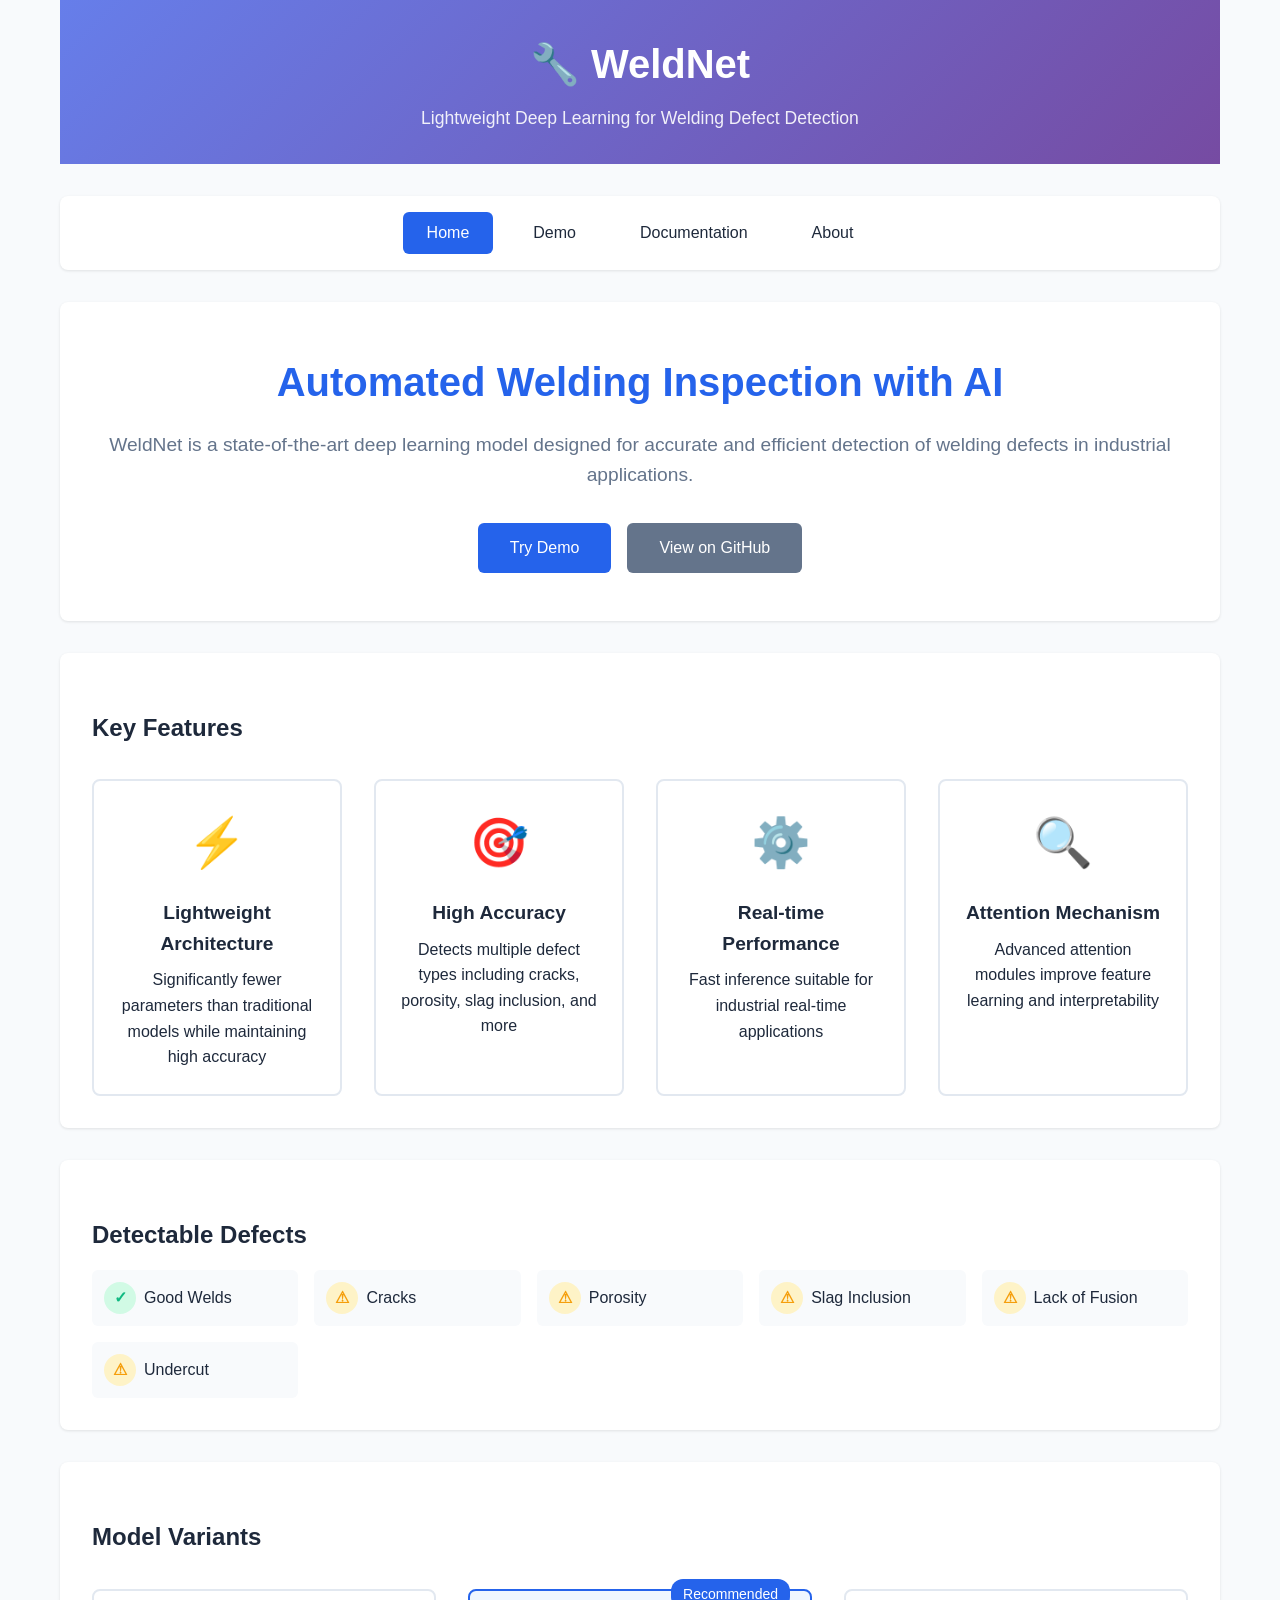
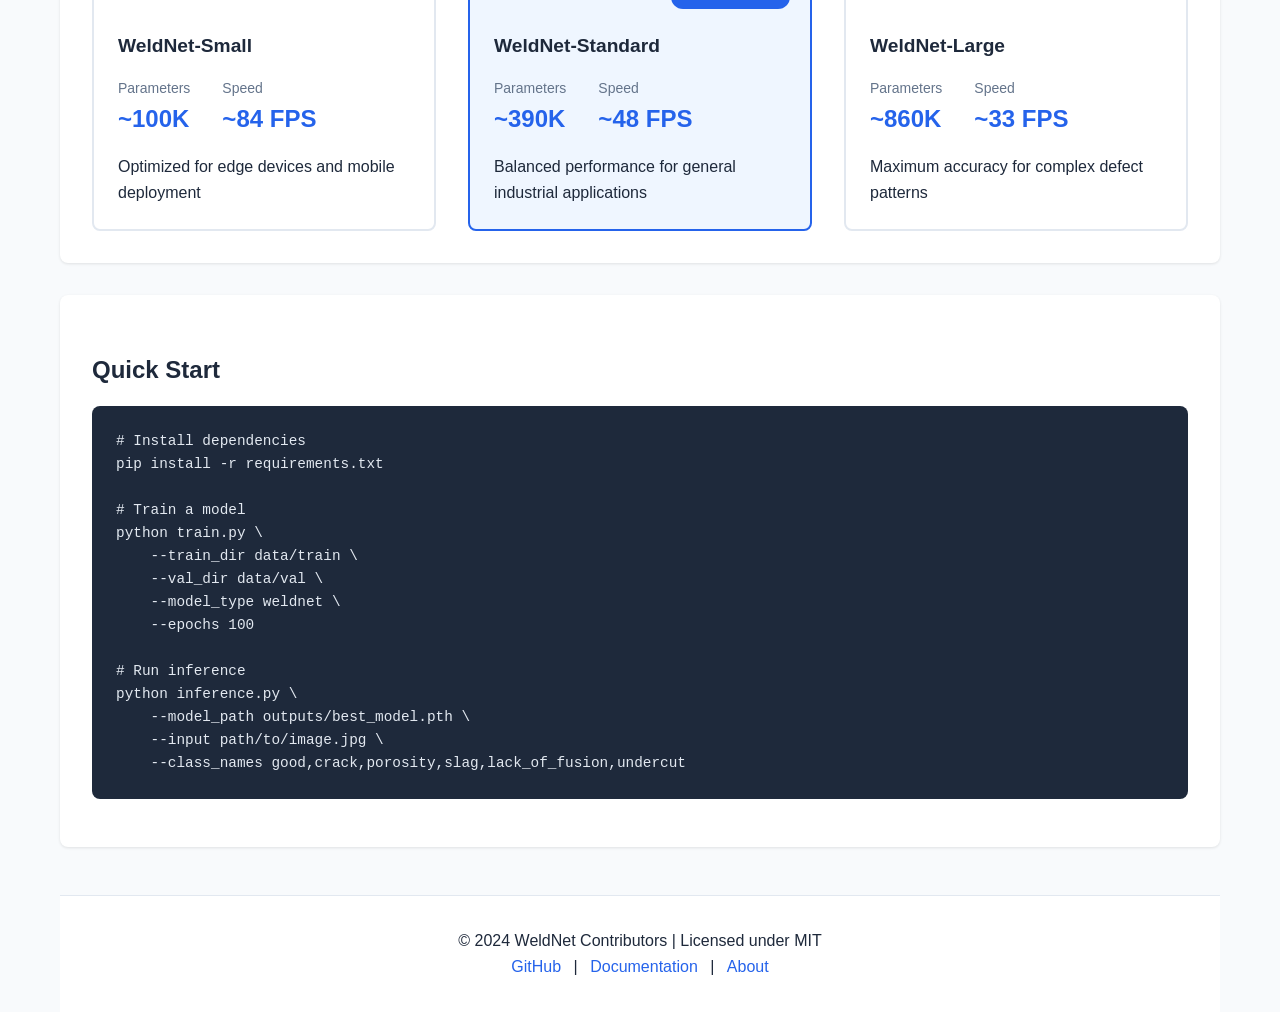
<file: web/templates/index.html>
<!DOCTYPE html>
<html lang="en">
<head>
    <meta charset="UTF-8">
    <meta name="viewport" content="width=device-width, initial-scale=1.0">
    <title>WeldNet - Welding Defect Detection</title>
    <link rel="stylesheet" href="../static/css/style.css">
</head>
<body>
    <div class="container">
        <header>
            <h1>🔧 WeldNet</h1>
            <p class="subtitle">Lightweight Deep Learning for Welding Defect Detection</p>
        </header>

        <nav class="navigation">
            <a href="index.html" class="active">Home</a>
            <a href="demo.html">Demo</a>
            <a href="documentation.html">Documentation</a>
            <a href="about.html">About</a>
        </nav>

        <main>
            <section class="hero">
                <h2>Automated Welding Inspection with AI</h2>
                <p>WeldNet is a state-of-the-art deep learning model designed for accurate and efficient detection of welding defects in industrial applications.</p>
                <div class="cta-buttons">
                    <a href="demo.html" class="btn btn-primary">Try Demo</a>
                    <a href="https://github.com/Yusufcu/WeldNet" class="btn btn-secondary">View on GitHub</a>
                </div>
            </section>

            <section class="features">
                <h3>Key Features</h3>
                <div class="feature-grid">
                    <div class="feature-card">
                        <div class="feature-icon">⚡</div>
                        <h4>Lightweight Architecture</h4>
                        <p>Significantly fewer parameters than traditional models while maintaining high accuracy</p>
                    </div>
                    <div class="feature-card">
                        <div class="feature-icon">🎯</div>
                        <h4>High Accuracy</h4>
                        <p>Detects multiple defect types including cracks, porosity, slag inclusion, and more</p>
                    </div>
                    <div class="feature-card">
                        <div class="feature-icon">⚙️</div>
                        <h4>Real-time Performance</h4>
                        <p>Fast inference suitable for industrial real-time applications</p>
                    </div>
                    <div class="feature-card">
                        <div class="feature-icon">🔍</div>
                        <h4>Attention Mechanism</h4>
                        <p>Advanced attention modules improve feature learning and interpretability</p>
                    </div>
                </div>
            </section>

            <section class="defects">
                <h3>Detectable Defects</h3>
                <div class="defect-list">
                    <div class="defect-item">
                        <span class="defect-badge good">✓</span>
                        <span>Good Welds</span>
                    </div>
                    <div class="defect-item">
                        <span class="defect-badge crack">⚠</span>
                        <span>Cracks</span>
                    </div>
                    <div class="defect-item">
                        <span class="defect-badge porosity">⚠</span>
                        <span>Porosity</span>
                    </div>
                    <div class="defect-item">
                        <span class="defect-badge slag">⚠</span>
                        <span>Slag Inclusion</span>
                    </div>
                    <div class="defect-item">
                        <span class="defect-badge fusion">⚠</span>
                        <span>Lack of Fusion</span>
                    </div>
                    <div class="defect-item">
                        <span class="defect-badge undercut">⚠</span>
                        <span>Undercut</span>
                    </div>
                </div>
            </section>

            <section class="model-variants">
                <h3>Model Variants</h3>
                <div class="variants-grid">
                    <div class="variant-card">
                        <h4>WeldNet-Small</h4>
                        <div class="variant-stats">
                            <div class="stat">
                                <span class="stat-label">Parameters</span>
                                <span class="stat-value">~100K</span>
                            </div>
                            <div class="stat">
                                <span class="stat-label">Speed</span>
                                <span class="stat-value">~84 FPS</span>
                            </div>
                        </div>
                        <p>Optimized for edge devices and mobile deployment</p>
                    </div>
                    <div class="variant-card variant-featured">
                        <div class="featured-badge">Recommended</div>
                        <h4>WeldNet-Standard</h4>
                        <div class="variant-stats">
                            <div class="stat">
                                <span class="stat-label">Parameters</span>
                                <span class="stat-value">~390K</span>
                            </div>
                            <div class="stat">
                                <span class="stat-label">Speed</span>
                                <span class="stat-value">~48 FPS</span>
                            </div>
                        </div>
                        <p>Balanced performance for general industrial applications</p>
                    </div>
                    <div class="variant-card">
                        <h4>WeldNet-Large</h4>
                        <div class="variant-stats">
                            <div class="stat">
                                <span class="stat-label">Parameters</span>
                                <span class="stat-value">~860K</span>
                            </div>
                            <div class="stat">
                                <span class="stat-label">Speed</span>
                                <span class="stat-value">~33 FPS</span>
                            </div>
                        </div>
                        <p>Maximum accuracy for complex defect patterns</p>
                    </div>
                </div>
            </section>

            <section class="getting-started">
                <h3>Quick Start</h3>
                <div class="code-block">
                    <pre><code># Install dependencies
pip install -r requirements.txt

# Train a model
python train.py \
    --train_dir data/train \
    --val_dir data/val \
    --model_type weldnet \
    --epochs 100

# Run inference
python inference.py \
    --model_path outputs/best_model.pth \
    --input path/to/image.jpg \
    --class_names good,crack,porosity,slag,lack_of_fusion,undercut</code></pre>
                </div>
            </section>
        </main>

        <footer>
            <p>&copy; 2024 WeldNet Contributors | Licensed under MIT</p>
            <p>
                <a href="https://github.com/Yusufcu/WeldNet">GitHub</a> |
                <a href="documentation.html">Documentation</a> |
                <a href="about.html">About</a>
            </p>
        </footer>
    </div>
</body>
</html>
</file>
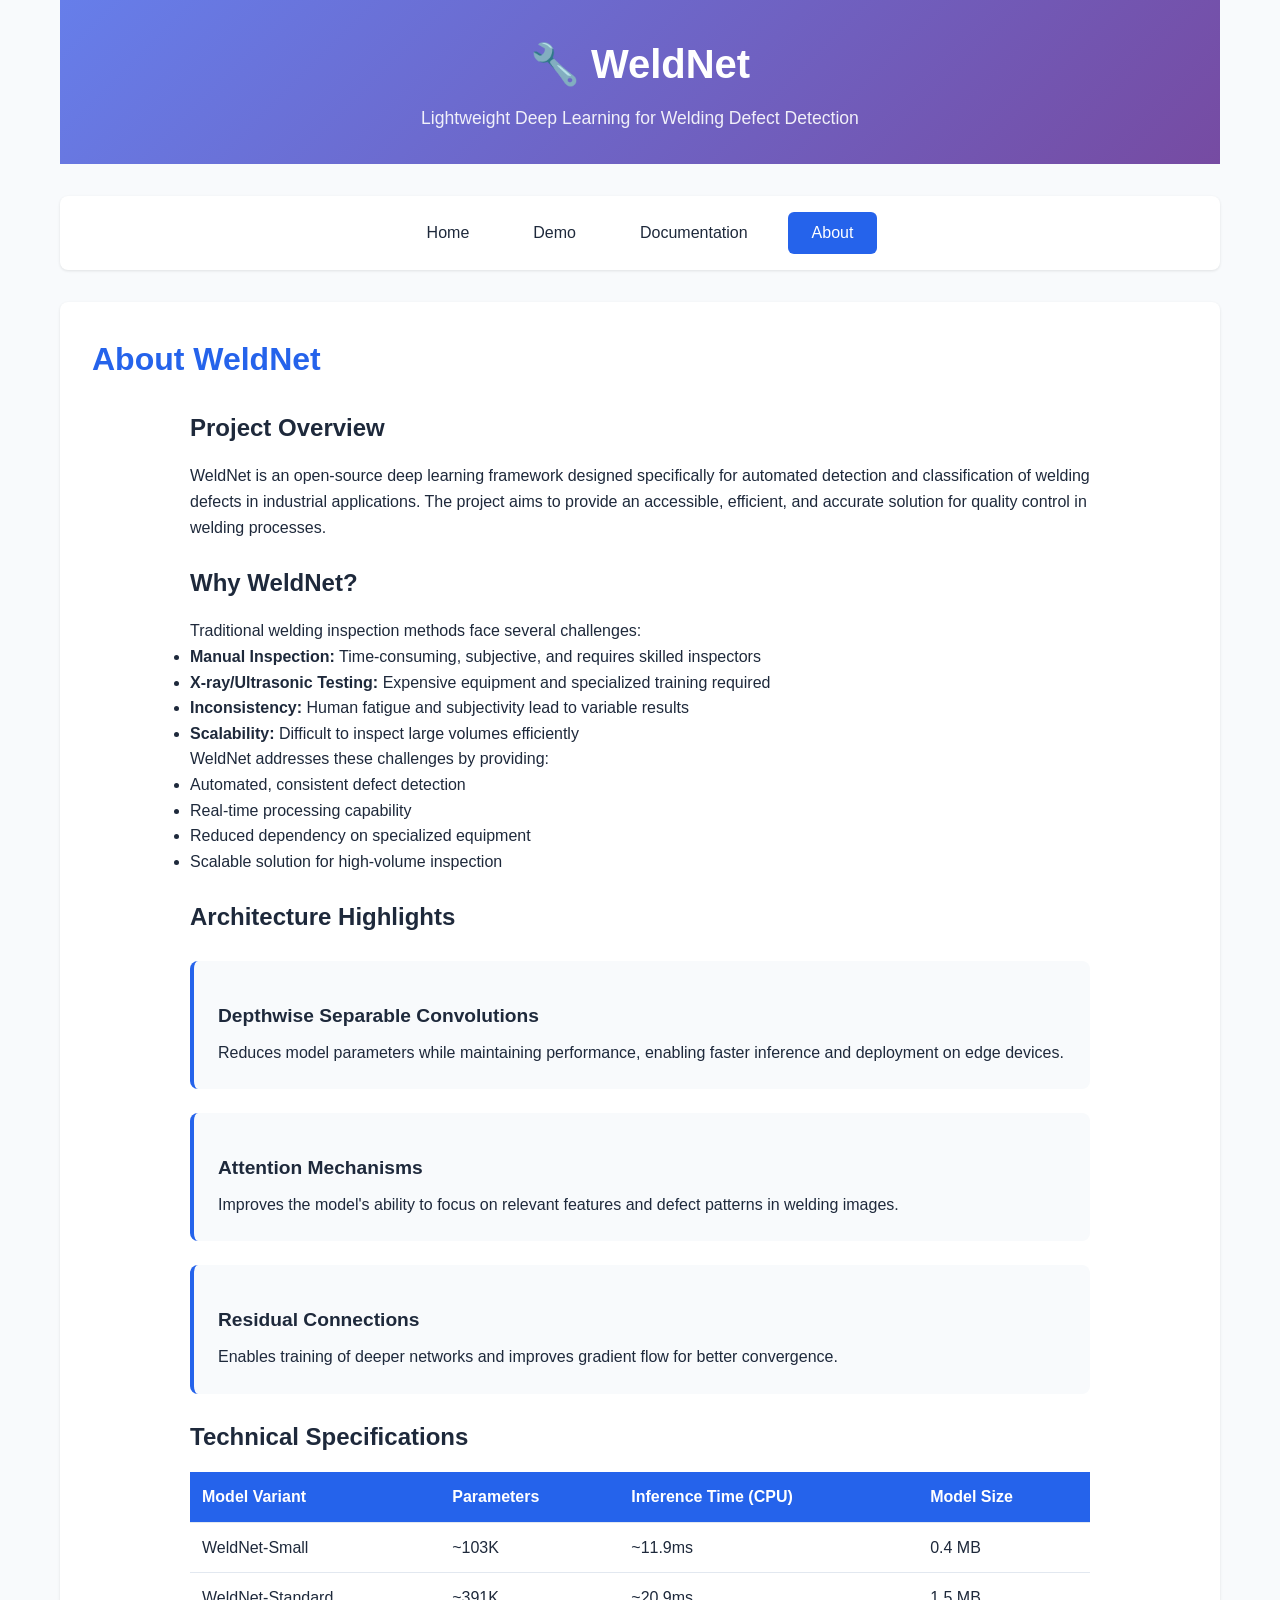
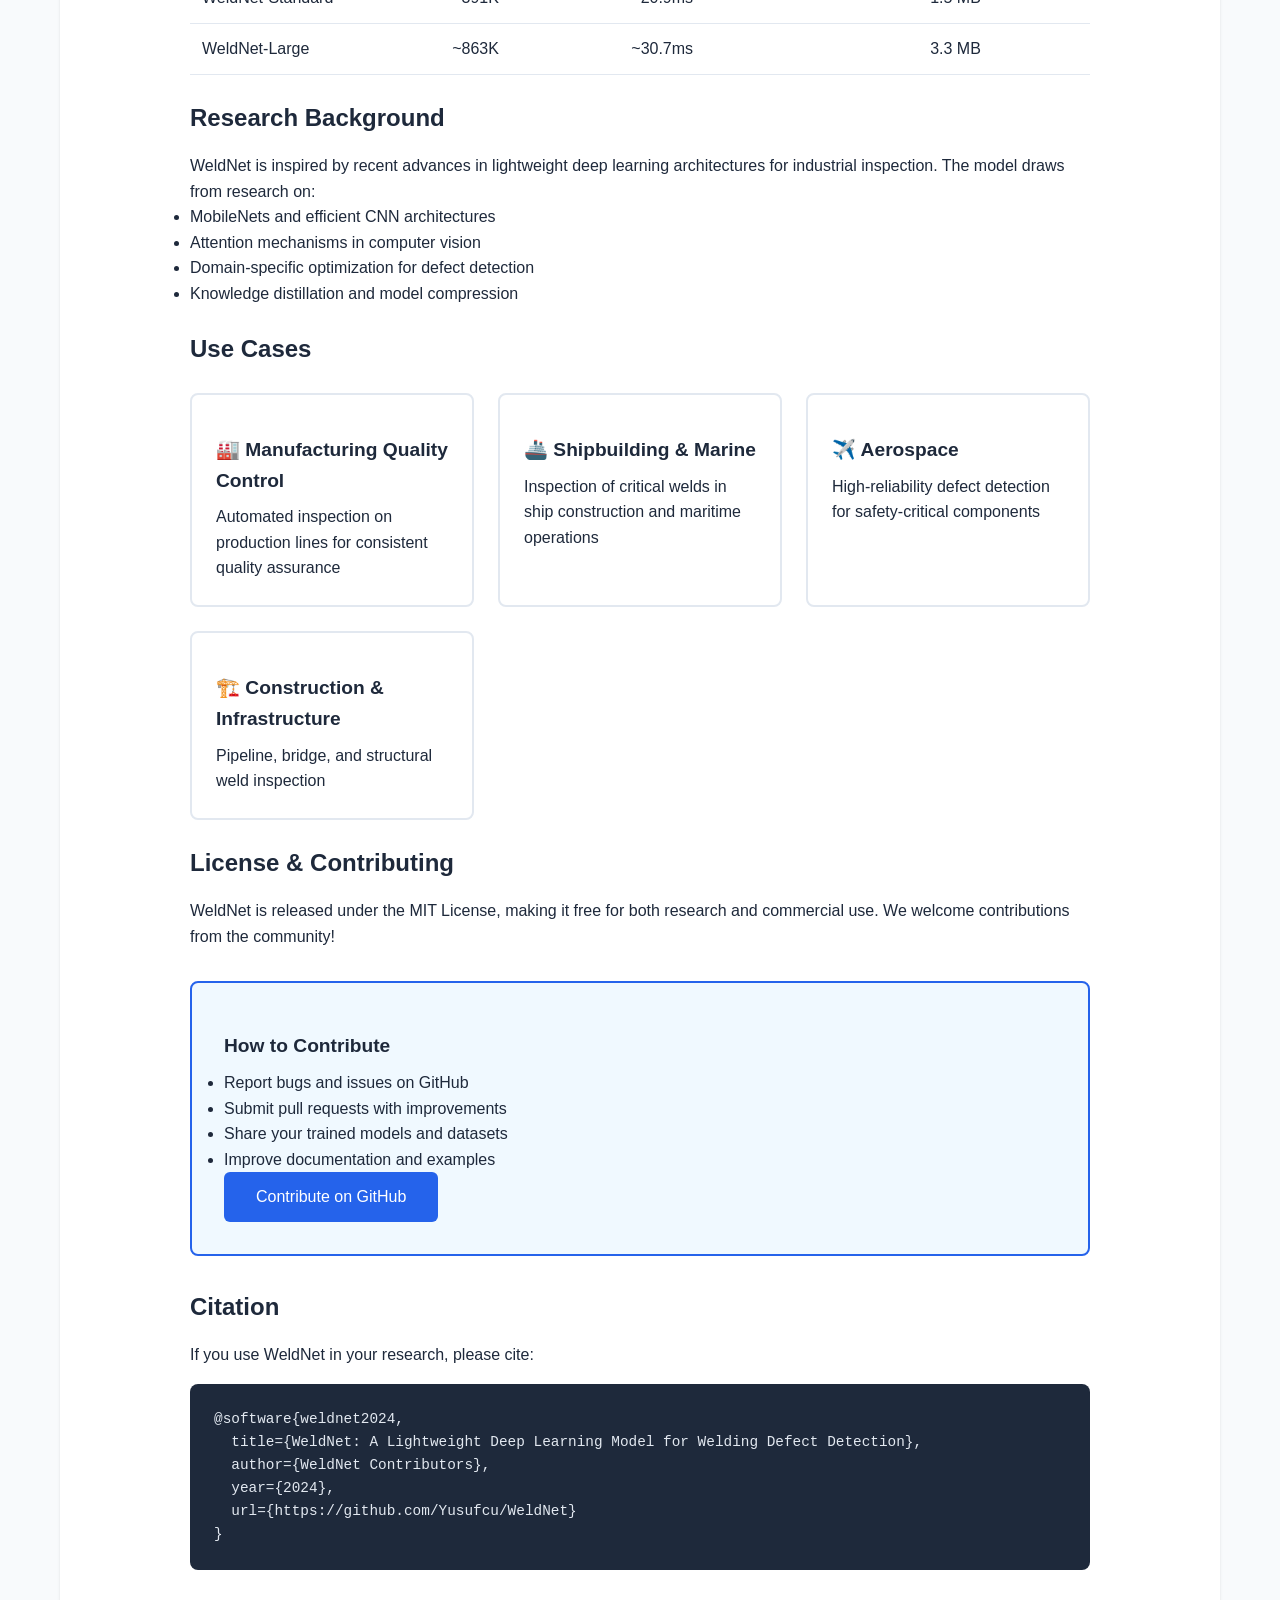
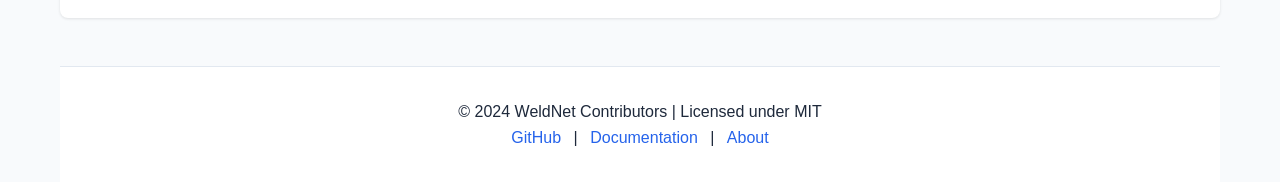
<file: web/templates/about.html>
<!DOCTYPE html>
<html lang="en">
<head>
    <meta charset="UTF-8">
    <meta name="viewport" content="width=device-width, initial-scale=1.0">
    <title>About WeldNet</title>
    <link rel="stylesheet" href="../static/css/style.css">
</head>
<body>
    <div class="container">
        <header>
            <h1>🔧 WeldNet</h1>
            <p class="subtitle">Lightweight Deep Learning for Welding Defect Detection</p>
        </header>

        <nav class="navigation">
            <a href="index.html">Home</a>
            <a href="demo.html">Demo</a>
            <a href="documentation.html">Documentation</a>
            <a href="about.html" class="active">About</a>
        </nav>

        <main>
            <section class="about-section">
                <h2>About WeldNet</h2>
                
                <div class="about-content">
                    <h3>Project Overview</h3>
                    <p>WeldNet is an open-source deep learning framework designed specifically for automated detection and classification of welding defects in industrial applications. The project aims to provide an accessible, efficient, and accurate solution for quality control in welding processes.</p>
                    
                    <h3>Why WeldNet?</h3>
                    <p>Traditional welding inspection methods face several challenges:</p>
                    <ul>
                        <li><strong>Manual Inspection:</strong> Time-consuming, subjective, and requires skilled inspectors</li>
                        <li><strong>X-ray/Ultrasonic Testing:</strong> Expensive equipment and specialized training required</li>
                        <li><strong>Inconsistency:</strong> Human fatigue and subjectivity lead to variable results</li>
                        <li><strong>Scalability:</strong> Difficult to inspect large volumes efficiently</li>
                    </ul>
                    
                    <p>WeldNet addresses these challenges by providing:</p>
                    <ul>
                        <li>Automated, consistent defect detection</li>
                        <li>Real-time processing capability</li>
                        <li>Reduced dependency on specialized equipment</li>
                        <li>Scalable solution for high-volume inspection</li>
                    </ul>
                    
                    <h3>Architecture Highlights</h3>
                    <div class="architecture-features">
                        <div class="arch-feature">
                            <h4>Depthwise Separable Convolutions</h4>
                            <p>Reduces model parameters while maintaining performance, enabling faster inference and deployment on edge devices.</p>
                        </div>
                        <div class="arch-feature">
                            <h4>Attention Mechanisms</h4>
                            <p>Improves the model's ability to focus on relevant features and defect patterns in welding images.</p>
                        </div>
                        <div class="arch-feature">
                            <h4>Residual Connections</h4>
                            <p>Enables training of deeper networks and improves gradient flow for better convergence.</p>
                        </div>
                    </div>
                    
                    <h3>Technical Specifications</h3>
                    <table class="specs-table">
                        <tr>
                            <th>Model Variant</th>
                            <th>Parameters</th>
                            <th>Inference Time (CPU)</th>
                            <th>Model Size</th>
                        </tr>
                        <tr>
                            <td>WeldNet-Small</td>
                            <td>~103K</td>
                            <td>~11.9ms</td>
                            <td>0.4 MB</td>
                        </tr>
                        <tr>
                            <td>WeldNet-Standard</td>
                            <td>~391K</td>
                            <td>~20.9ms</td>
                            <td>1.5 MB</td>
                        </tr>
                        <tr>
                            <td>WeldNet-Large</td>
                            <td>~863K</td>
                            <td>~30.7ms</td>
                            <td>3.3 MB</td>
                        </tr>
                    </table>
                    
                    <h3>Research Background</h3>
                    <p>WeldNet is inspired by recent advances in lightweight deep learning architectures for industrial inspection. The model draws from research on:</p>
                    <ul>
                        <li>MobileNets and efficient CNN architectures</li>
                        <li>Attention mechanisms in computer vision</li>
                        <li>Domain-specific optimization for defect detection</li>
                        <li>Knowledge distillation and model compression</li>
                    </ul>
                    
                    <h3>Use Cases</h3>
                    <div class="use-cases">
                        <div class="use-case">
                            <h4>🏭 Manufacturing Quality Control</h4>
                            <p>Automated inspection on production lines for consistent quality assurance</p>
                        </div>
                        <div class="use-case">
                            <h4>🚢 Shipbuilding & Marine</h4>
                            <p>Inspection of critical welds in ship construction and maritime operations</p>
                        </div>
                        <div class="use-case">
                            <h4>✈️ Aerospace</h4>
                            <p>High-reliability defect detection for safety-critical components</p>
                        </div>
                        <div class="use-case">
                            <h4>🏗️ Construction & Infrastructure</h4>
                            <p>Pipeline, bridge, and structural weld inspection</p>
                        </div>
                    </div>
                    
                    <h3>License & Contributing</h3>
                    <p>WeldNet is released under the MIT License, making it free for both research and commercial use. We welcome contributions from the community!</p>
                    
                    <div class="contribute-box">
                        <h4>How to Contribute</h4>
                        <ul>
                            <li>Report bugs and issues on GitHub</li>
                            <li>Submit pull requests with improvements</li>
                            <li>Share your trained models and datasets</li>
                            <li>Improve documentation and examples</li>
                        </ul>
                        <a href="https://github.com/Yusufcu/WeldNet" class="btn btn-primary">Contribute on GitHub</a>
                    </div>
                    
                    <h3>Citation</h3>
                    <p>If you use WeldNet in your research, please cite:</p>
                    <div class="code-block">
                        <pre><code>@software{weldnet2024,
  title={WeldNet: A Lightweight Deep Learning Model for Welding Defect Detection},
  author={WeldNet Contributors},
  year={2024},
  url={https://github.com/Yusufcu/WeldNet}
}</code></pre>
                    </div>
                </div>
            </section>
        </main>

        <footer>
            <p>&copy; 2024 WeldNet Contributors | Licensed under MIT</p>
            <p>
                <a href="https://github.com/Yusufcu/WeldNet">GitHub</a> |
                <a href="documentation.html">Documentation</a> |
                <a href="about.html">About</a>
            </p>
        </footer>
    </div>
</body>
</html>
</file>
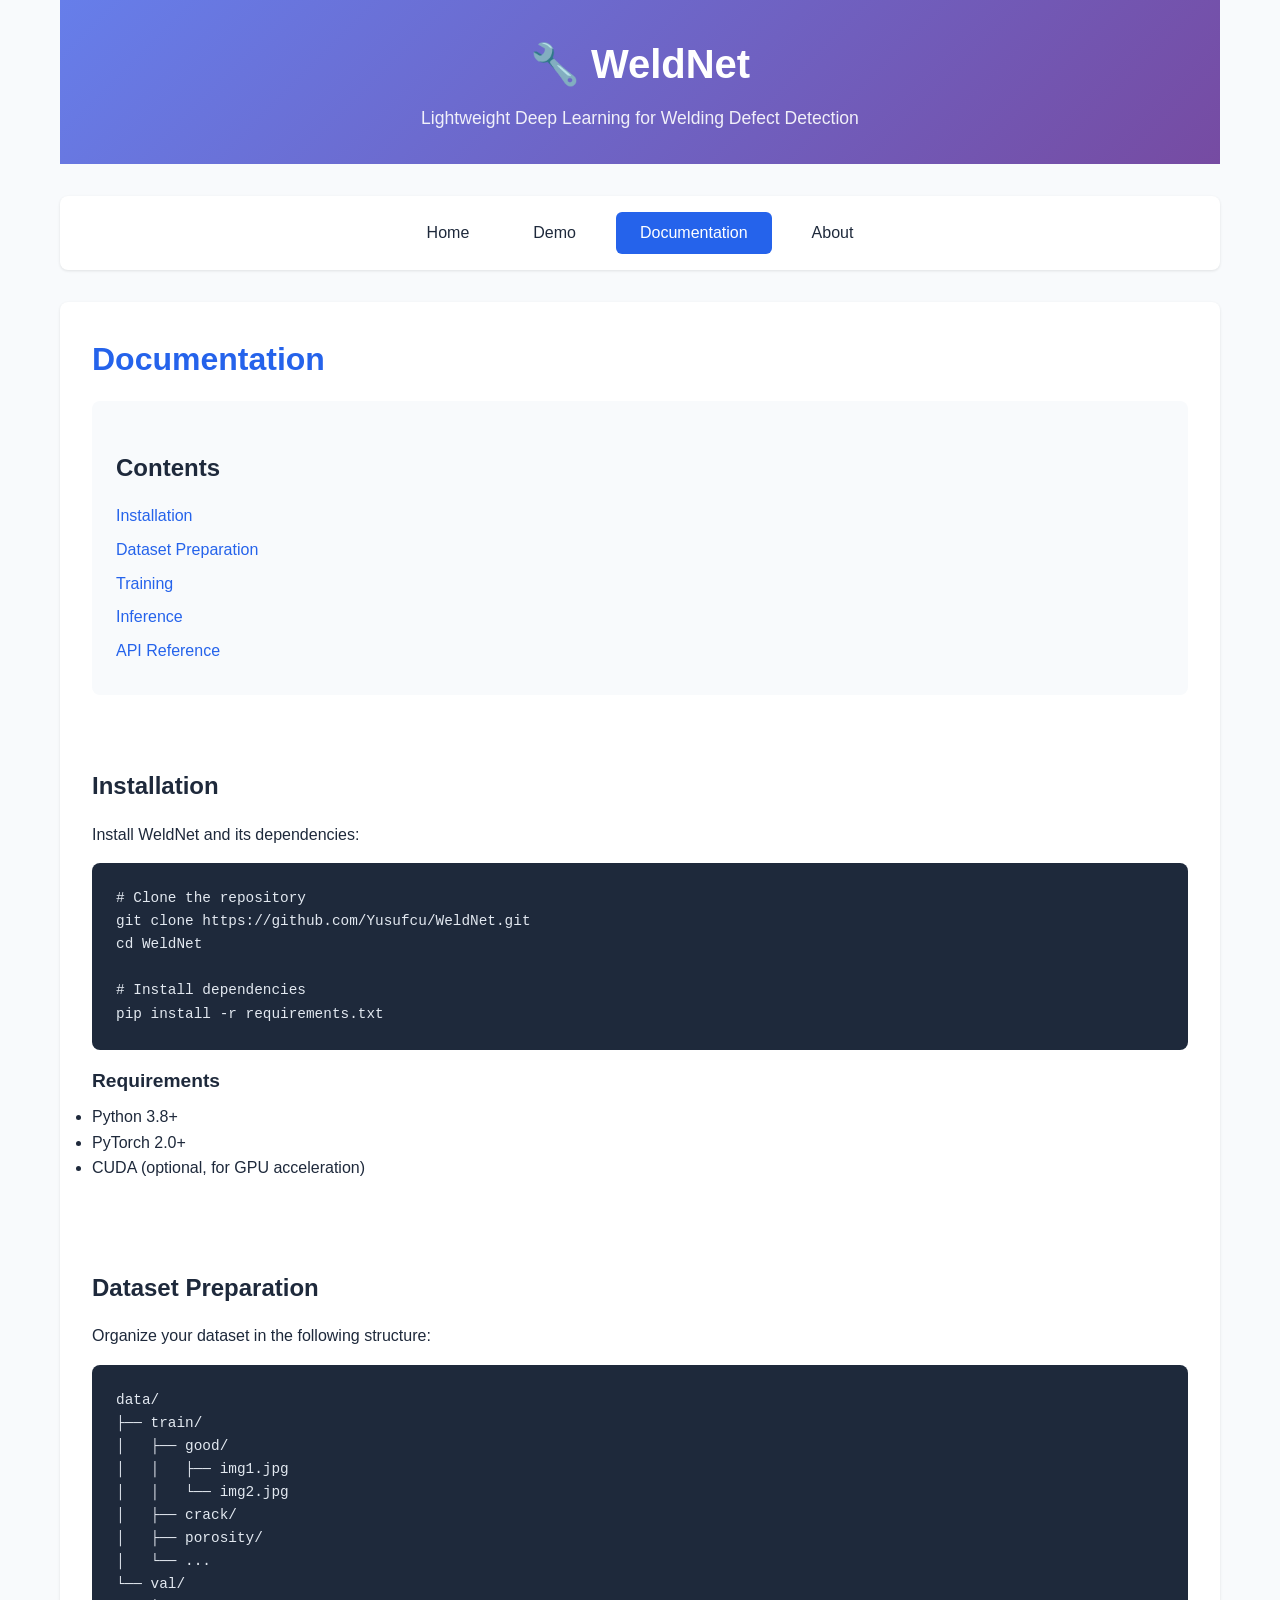
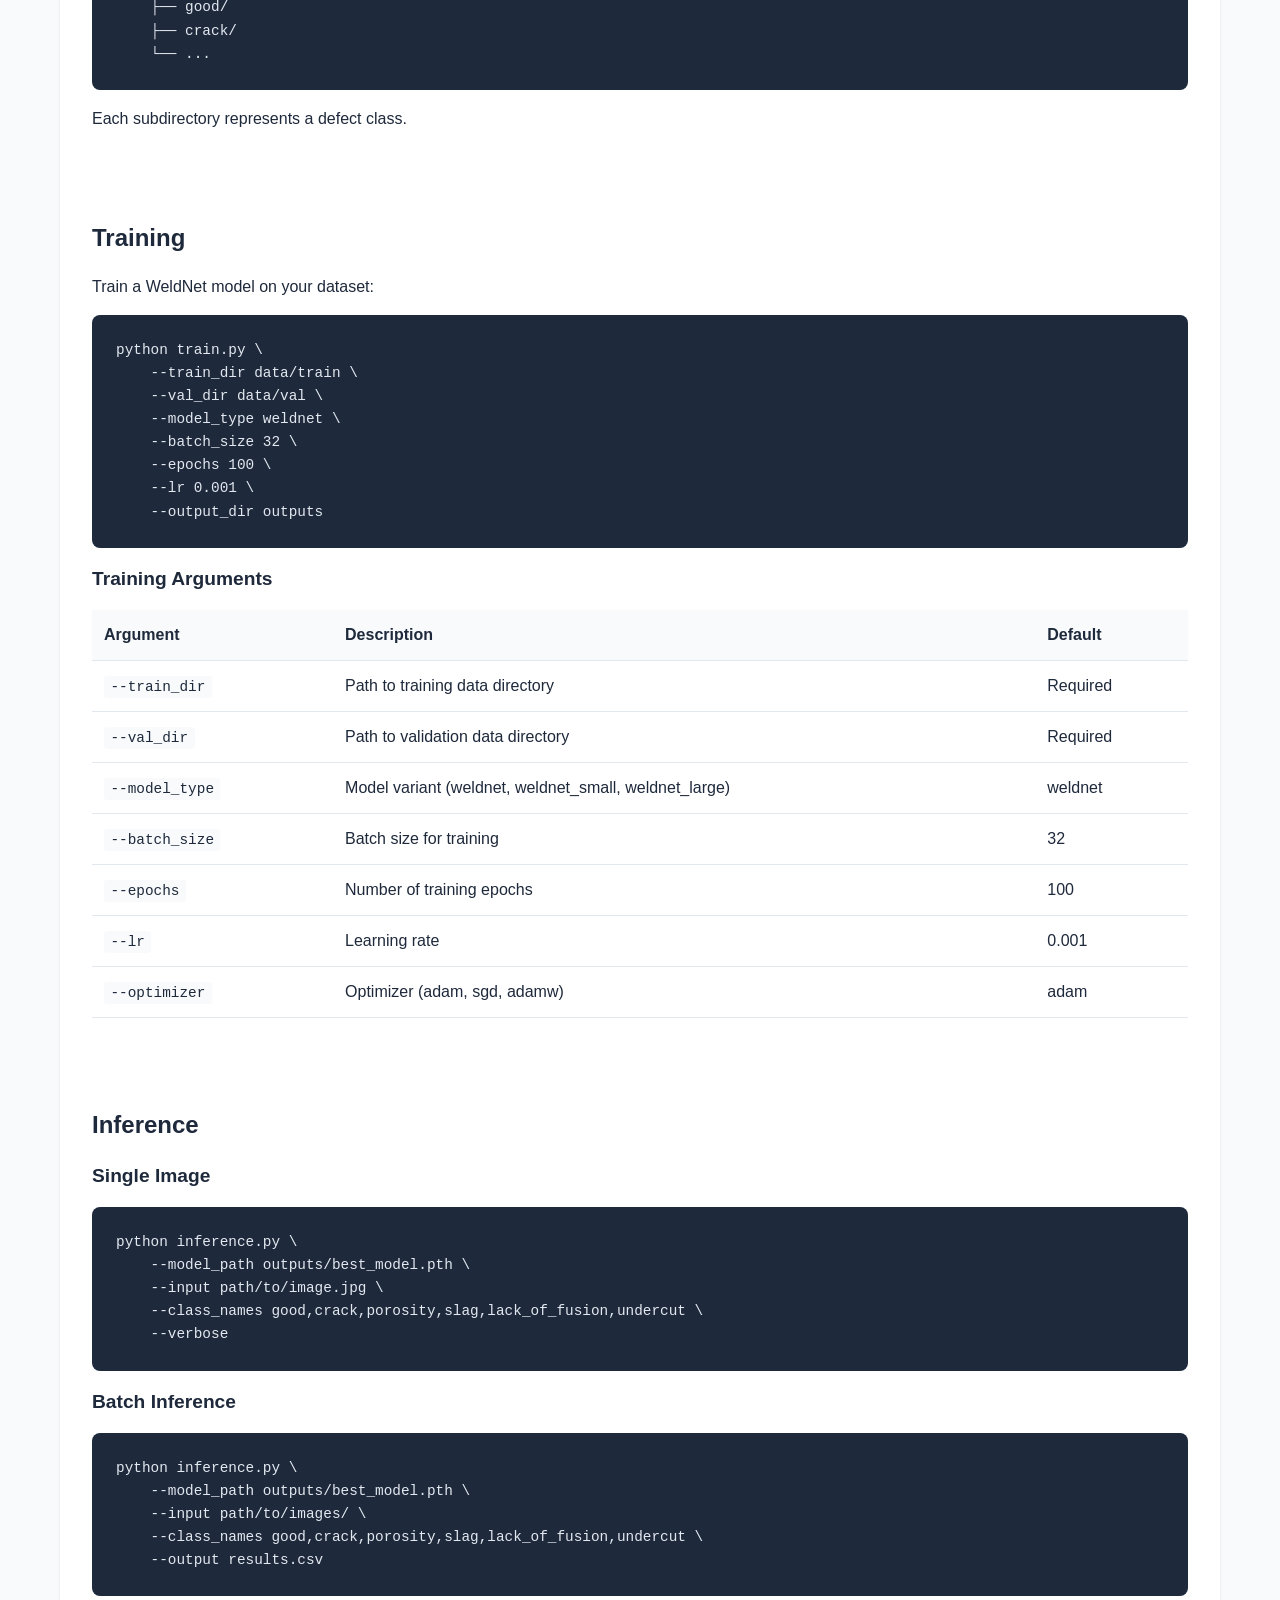
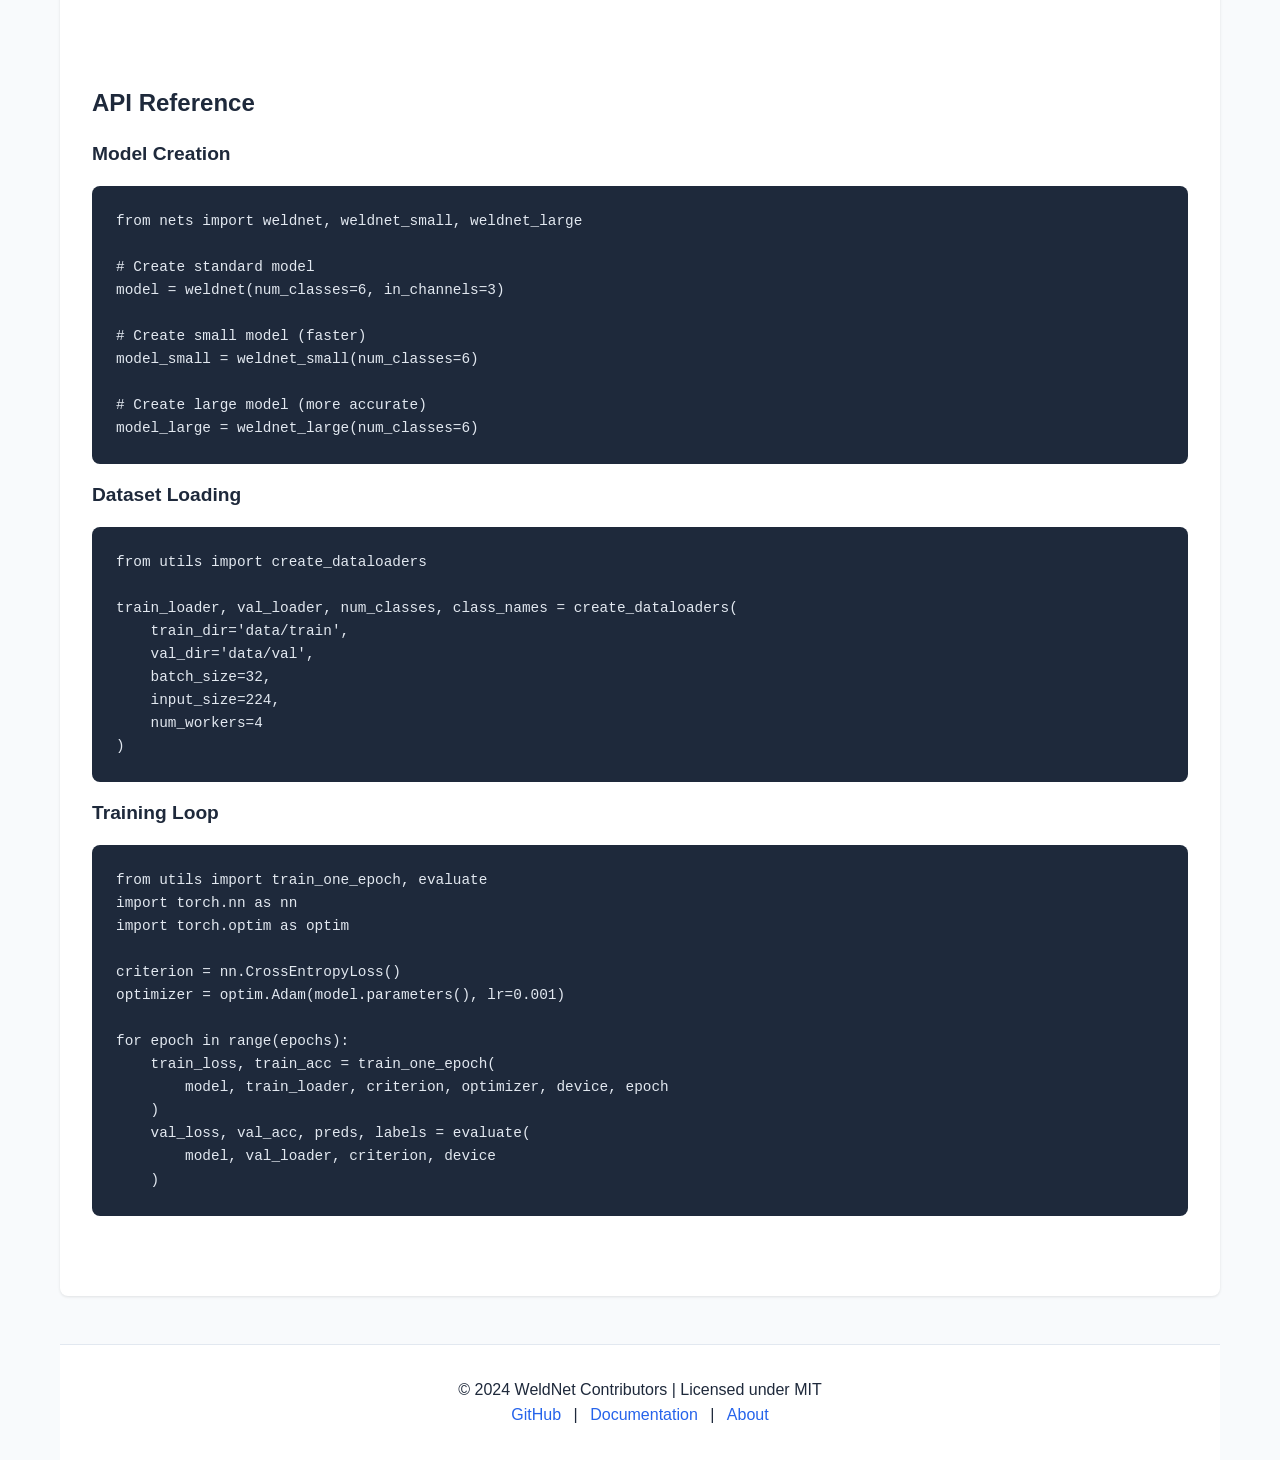
<file: web/templates/documentation.html>
<!DOCTYPE html>
<html lang="en">
<head>
    <meta charset="UTF-8">
    <meta name="viewport" content="width=device-width, initial-scale=1.0">
    <title>WeldNet Documentation</title>
    <link rel="stylesheet" href="../static/css/style.css">
</head>
<body>
    <div class="container">
        <header>
            <h1>🔧 WeldNet</h1>
            <p class="subtitle">Lightweight Deep Learning for Welding Defect Detection</p>
        </header>

        <nav class="navigation">
            <a href="index.html">Home</a>
            <a href="demo.html">Demo</a>
            <a href="documentation.html" class="active">Documentation</a>
            <a href="about.html">About</a>
        </nav>

        <main>
            <section class="documentation">
                <h2>Documentation</h2>
                
                <div class="doc-nav">
                    <h3>Contents</h3>
                    <ul>
                        <li><a href="#installation">Installation</a></li>
                        <li><a href="#dataset">Dataset Preparation</a></li>
                        <li><a href="#training">Training</a></li>
                        <li><a href="#inference">Inference</a></li>
                        <li><a href="#api">API Reference</a></li>
                    </ul>
                </div>

                <div id="installation" class="doc-section">
                    <h3>Installation</h3>
                    <p>Install WeldNet and its dependencies:</p>
                    <div class="code-block">
                        <pre><code># Clone the repository
git clone https://github.com/Yusufcu/WeldNet.git
cd WeldNet

# Install dependencies
pip install -r requirements.txt</code></pre>
                    </div>
                    <h4>Requirements</h4>
                    <ul>
                        <li>Python 3.8+</li>
                        <li>PyTorch 2.0+</li>
                        <li>CUDA (optional, for GPU acceleration)</li>
                    </ul>
                </div>

                <div id="dataset" class="doc-section">
                    <h3>Dataset Preparation</h3>
                    <p>Organize your dataset in the following structure:</p>
                    <div class="code-block">
                        <pre><code>data/
├── train/
│   ├── good/
│   │   ├── img1.jpg
│   │   └── img2.jpg
│   ├── crack/
│   ├── porosity/
│   └── ...
└── val/
    ├── good/
    ├── crack/
    └── ...</code></pre>
                    </div>
                    <p>Each subdirectory represents a defect class.</p>
                </div>

                <div id="training" class="doc-section">
                    <h3>Training</h3>
                    <p>Train a WeldNet model on your dataset:</p>
                    <div class="code-block">
                        <pre><code>python train.py \
    --train_dir data/train \
    --val_dir data/val \
    --model_type weldnet \
    --batch_size 32 \
    --epochs 100 \
    --lr 0.001 \
    --output_dir outputs</code></pre>
                    </div>
                    
                    <h4>Training Arguments</h4>
                    <table class="doc-table">
                        <thead>
                            <tr>
                                <th>Argument</th>
                                <th>Description</th>
                                <th>Default</th>
                            </tr>
                        </thead>
                        <tbody>
                            <tr>
                                <td><code>--train_dir</code></td>
                                <td>Path to training data directory</td>
                                <td>Required</td>
                            </tr>
                            <tr>
                                <td><code>--val_dir</code></td>
                                <td>Path to validation data directory</td>
                                <td>Required</td>
                            </tr>
                            <tr>
                                <td><code>--model_type</code></td>
                                <td>Model variant (weldnet, weldnet_small, weldnet_large)</td>
                                <td>weldnet</td>
                            </tr>
                            <tr>
                                <td><code>--batch_size</code></td>
                                <td>Batch size for training</td>
                                <td>32</td>
                            </tr>
                            <tr>
                                <td><code>--epochs</code></td>
                                <td>Number of training epochs</td>
                                <td>100</td>
                            </tr>
                            <tr>
                                <td><code>--lr</code></td>
                                <td>Learning rate</td>
                                <td>0.001</td>
                            </tr>
                            <tr>
                                <td><code>--optimizer</code></td>
                                <td>Optimizer (adam, sgd, adamw)</td>
                                <td>adam</td>
                            </tr>
                        </tbody>
                    </table>
                </div>

                <div id="inference" class="doc-section">
                    <h3>Inference</h3>
                    
                    <h4>Single Image</h4>
                    <div class="code-block">
                        <pre><code>python inference.py \
    --model_path outputs/best_model.pth \
    --input path/to/image.jpg \
    --class_names good,crack,porosity,slag,lack_of_fusion,undercut \
    --verbose</code></pre>
                    </div>
                    
                    <h4>Batch Inference</h4>
                    <div class="code-block">
                        <pre><code>python inference.py \
    --model_path outputs/best_model.pth \
    --input path/to/images/ \
    --class_names good,crack,porosity,slag,lack_of_fusion,undercut \
    --output results.csv</code></pre>
                    </div>
                </div>

                <div id="api" class="doc-section">
                    <h3>API Reference</h3>
                    
                    <h4>Model Creation</h4>
                    <div class="code-block">
                        <pre><code>from nets import weldnet, weldnet_small, weldnet_large

# Create standard model
model = weldnet(num_classes=6, in_channels=3)

# Create small model (faster)
model_small = weldnet_small(num_classes=6)

# Create large model (more accurate)
model_large = weldnet_large(num_classes=6)</code></pre>
                    </div>
                    
                    <h4>Dataset Loading</h4>
                    <div class="code-block">
                        <pre><code>from utils import create_dataloaders

train_loader, val_loader, num_classes, class_names = create_dataloaders(
    train_dir='data/train',
    val_dir='data/val',
    batch_size=32,
    input_size=224,
    num_workers=4
)</code></pre>
                    </div>
                    
                    <h4>Training Loop</h4>
                    <div class="code-block">
                        <pre><code>from utils import train_one_epoch, evaluate
import torch.nn as nn
import torch.optim as optim

criterion = nn.CrossEntropyLoss()
optimizer = optim.Adam(model.parameters(), lr=0.001)

for epoch in range(epochs):
    train_loss, train_acc = train_one_epoch(
        model, train_loader, criterion, optimizer, device, epoch
    )
    val_loss, val_acc, preds, labels = evaluate(
        model, val_loader, criterion, device
    )</code></pre>
                    </div>
                </div>
            </section>
        </main>

        <footer>
            <p>&copy; 2024 WeldNet Contributors | Licensed under MIT</p>
            <p>
                <a href="https://github.com/Yusufcu/WeldNet">GitHub</a> |
                <a href="documentation.html">Documentation</a> |
                <a href="about.html">About</a>
            </p>
        </footer>
    </div>
</body>
</html>
</file>
<file: web/static/css/style.css>
/* WeldNet Web Interface Styles */

:root {
    --primary-color: #2563eb;
    --secondary-color: #64748b;
    --success-color: #10b981;
    --warning-color: #f59e0b;
    --danger-color: #ef4444;
    --bg-color: #f8fafc;
    --card-bg: #ffffff;
    --text-color: #1e293b;
    --border-color: #e2e8f0;
    --shadow: 0 1px 3px rgba(0, 0, 0, 0.1);
    --shadow-lg: 0 10px 25px rgba(0, 0, 0, 0.1);
}

* {
    margin: 0;
    padding: 0;
    box-sizing: border-box;
}

body {
    font-family: -apple-system, BlinkMacSystemFont, 'Segoe UI', Roboto, 'Helvetica Neue', Arial, sans-serif;
    line-height: 1.6;
    color: var(--text-color);
    background-color: var(--bg-color);
}

.container {
    max-width: 1200px;
    margin: 0 auto;
    padding: 0 20px;
}

/* Header */
header {
    text-align: center;
    padding: 2rem 0;
    background: linear-gradient(135deg, #667eea 0%, #764ba2 100%);
    color: white;
    margin-bottom: 2rem;
}

header h1 {
    font-size: 2.5rem;
    margin-bottom: 0.5rem;
}

.subtitle {
    font-size: 1.1rem;
    opacity: 0.9;
}

/* Navigation */
.navigation {
    display: flex;
    justify-content: center;
    gap: 1rem;
    padding: 1rem 0;
    margin-bottom: 2rem;
    background-color: var(--card-bg);
    border-radius: 8px;
    box-shadow: var(--shadow);
}

.navigation a {
    padding: 0.5rem 1.5rem;
    text-decoration: none;
    color: var(--text-color);
    border-radius: 6px;
    transition: all 0.3s;
}

.navigation a:hover {
    background-color: var(--bg-color);
}

.navigation a.active {
    background-color: var(--primary-color);
    color: white;
}

/* Main Content */
main {
    margin-bottom: 3rem;
}

section {
    background-color: var(--card-bg);
    padding: 2rem;
    margin-bottom: 2rem;
    border-radius: 8px;
    box-shadow: var(--shadow);
}

h2 {
    font-size: 2rem;
    margin-bottom: 1rem;
    color: var(--primary-color);
}

h3 {
    font-size: 1.5rem;
    margin: 1.5rem 0 1rem;
    color: var(--text-color);
}

h4 {
    font-size: 1.2rem;
    margin: 1rem 0 0.5rem;
}

/* Hero Section */
.hero {
    text-align: center;
    padding: 3rem 1rem;
}

.hero h2 {
    font-size: 2.5rem;
    margin-bottom: 1rem;
}

.hero p {
    font-size: 1.2rem;
    color: var(--secondary-color);
    margin-bottom: 2rem;
}

/* Buttons */
.btn {
    display: inline-block;
    padding: 0.75rem 2rem;
    text-decoration: none;
    border-radius: 6px;
    font-weight: 500;
    transition: all 0.3s;
    border: none;
    cursor: pointer;
    font-size: 1rem;
}

.btn-primary {
    background-color: var(--primary-color);
    color: white;
}

.btn-primary:hover {
    background-color: #1d4ed8;
    transform: translateY(-2px);
    box-shadow: var(--shadow-lg);
}

.btn-secondary {
    background-color: var(--secondary-color);
    color: white;
}

.btn-secondary:hover {
    background-color: #475569;
}

.btn-large {
    padding: 1rem 3rem;
    font-size: 1.1rem;
}

.btn:disabled {
    opacity: 0.5;
    cursor: not-allowed;
}

.cta-buttons {
    display: flex;
    gap: 1rem;
    justify-content: center;
    flex-wrap: wrap;
}

/* Feature Grid */
.feature-grid {
    display: grid;
    grid-template-columns: repeat(auto-fit, minmax(250px, 1fr));
    gap: 2rem;
    margin-top: 2rem;
}

.feature-card {
    padding: 1.5rem;
    border: 2px solid var(--border-color);
    border-radius: 8px;
    text-align: center;
    transition: all 0.3s;
}

.feature-card:hover {
    border-color: var(--primary-color);
    transform: translateY(-5px);
    box-shadow: var(--shadow-lg);
}

.feature-icon {
    font-size: 3rem;
    margin-bottom: 1rem;
}

/* Defect List */
.defect-list {
    display: grid;
    grid-template-columns: repeat(auto-fit, minmax(200px, 1fr));
    gap: 1rem;
    margin-top: 1rem;
}

.defect-item {
    display: flex;
    align-items: center;
    gap: 0.5rem;
    padding: 0.75rem;
    background-color: var(--bg-color);
    border-radius: 6px;
}

.defect-badge {
    width: 2rem;
    height: 2rem;
    display: flex;
    align-items: center;
    justify-content: center;
    border-radius: 50%;
    font-weight: bold;
}

.defect-badge.good {
    background-color: #d1fae5;
    color: var(--success-color);
}

.defect-badge.crack,
.defect-badge.porosity,
.defect-badge.slag,
.defect-badge.fusion,
.defect-badge.undercut {
    background-color: #fef3c7;
    color: var(--warning-color);
}

/* Model Variants */
.variants-grid {
    display: grid;
    grid-template-columns: repeat(auto-fit, minmax(280px, 1fr));
    gap: 2rem;
    margin-top: 2rem;
}

.variant-card {
    padding: 1.5rem;
    border: 2px solid var(--border-color);
    border-radius: 8px;
    position: relative;
}

.variant-featured {
    border-color: var(--primary-color);
    background-color: #eff6ff;
}

.featured-badge {
    position: absolute;
    top: -12px;
    right: 20px;
    background-color: var(--primary-color);
    color: white;
    padding: 0.25rem 0.75rem;
    border-radius: 12px;
    font-size: 0.875rem;
    font-weight: 500;
}

.variant-stats {
    display: flex;
    gap: 2rem;
    margin: 1rem 0;
}

.stat {
    display: flex;
    flex-direction: column;
}

.stat-label {
    font-size: 0.875rem;
    color: var(--secondary-color);
}

.stat-value {
    font-size: 1.5rem;
    font-weight: bold;
    color: var(--primary-color);
}

/* Code Block */
.code-block {
    background-color: #1e293b;
    color: #e2e8f0;
    padding: 1.5rem;
    border-radius: 8px;
    overflow-x: auto;
    margin: 1rem 0;
}

.code-block pre {
    margin: 0;
}

.code-block code {
    font-family: 'Monaco', 'Courier New', monospace;
    font-size: 0.9rem;
}

.code-block-small {
    background-color: #1e293b;
    color: #e2e8f0;
    padding: 0.75rem;
    border-radius: 6px;
    margin: 0.5rem 0;
}

.code-block-small code {
    font-family: 'Monaco', 'Courier New', monospace;
    font-size: 0.85rem;
}

/* Demo Section */
.demo-section {
    max-width: 900px;
    margin: 0 auto;
}

.demo-description {
    text-align: center;
    color: var(--secondary-color);
    margin-bottom: 2rem;
}

.demo-container {
    display: flex;
    flex-direction: column;
    gap: 1.5rem;
    align-items: center;
}

.upload-area {
    width: 100%;
    max-width: 600px;
    border: 3px dashed var(--border-color);
    border-radius: 8px;
    padding: 3rem;
    text-align: center;
    cursor: pointer;
    transition: all 0.3s;
}

.upload-area:hover {
    border-color: var(--primary-color);
    background-color: #f0f9ff;
}

.upload-icon {
    font-size: 4rem;
    margin-bottom: 1rem;
}

.upload-hint {
    font-size: 0.875rem;
    color: var(--secondary-color);
    margin-top: 0.5rem;
}

.model-selector {
    width: 100%;
    max-width: 400px;
}

.model-selector label {
    display: block;
    margin-bottom: 0.5rem;
    font-weight: 500;
}

.model-selector select {
    width: 100%;
    padding: 0.75rem;
    border: 2px solid var(--border-color);
    border-radius: 6px;
    font-size: 1rem;
}

.image-preview {
    width: 100%;
    max-width: 600px;
}

.image-preview img {
    width: 100%;
    border-radius: 8px;
    box-shadow: var(--shadow-lg);
}

.loading {
    text-align: center;
    padding: 2rem;
}

.spinner {
    border: 4px solid var(--border-color);
    border-top: 4px solid var(--primary-color);
    border-radius: 50%;
    width: 50px;
    height: 50px;
    animation: spin 1s linear infinite;
    margin: 0 auto 1rem;
}

@keyframes spin {
    0% { transform: rotate(0deg); }
    100% { transform: rotate(360deg); }
}

.results {
    width: 100%;
    max-width: 600px;
}

.result-card {
    background-color: var(--bg-color);
    padding: 2rem;
    border-radius: 8px;
    margin-bottom: 1rem;
}

.result-main {
    display: flex;
    align-items: center;
    gap: 1.5rem;
    margin-bottom: 2rem;
}

.result-icon {
    font-size: 4rem;
}

.result-info h4 {
    font-size: 1.5rem;
    margin-bottom: 0.5rem;
}

.probabilities-list {
    display: flex;
    flex-direction: column;
    gap: 0.5rem;
}

.probability-item {
    display: flex;
    align-items: center;
    gap: 1rem;
}

.probability-bar {
    flex: 1;
    height: 20px;
    background-color: var(--border-color);
    border-radius: 10px;
    overflow: hidden;
}

.probability-fill {
    height: 100%;
    background-color: var(--primary-color);
    transition: width 0.5s;
}

/* Examples */
.example-grid {
    display: grid;
    grid-template-columns: repeat(auto-fit, minmax(200px, 1fr));
    gap: 1rem;
    margin-top: 1rem;
}

.example-placeholder {
    aspect-ratio: 1;
    background: linear-gradient(135deg, #667eea 0%, #764ba2 100%);
    border-radius: 8px;
    display: flex;
    align-items: center;
    justify-content: center;
    color: white;
    font-weight: 500;
}

.demo-note {
    background-color: #fef3c7;
    padding: 1.5rem;
    border-radius: 8px;
    border-left: 4px solid var(--warning-color);
}

/* Documentation */
.doc-nav {
    background-color: var(--bg-color);
    padding: 1.5rem;
    border-radius: 8px;
    margin-bottom: 2rem;
}

.doc-nav ul {
    list-style: none;
}

.doc-nav li {
    margin: 0.5rem 0;
}

.doc-nav a {
    color: var(--primary-color);
    text-decoration: none;
}

.doc-nav a:hover {
    text-decoration: underline;
}

.doc-section {
    margin-bottom: 3rem;
    padding-top: 1rem;
}

.doc-table {
    width: 100%;
    border-collapse: collapse;
    margin: 1rem 0;
}

.doc-table th,
.doc-table td {
    padding: 0.75rem;
    text-align: left;
    border-bottom: 1px solid var(--border-color);
}

.doc-table th {
    background-color: var(--bg-color);
    font-weight: 600;
}

.doc-table code {
    background-color: var(--bg-color);
    padding: 0.2rem 0.4rem;
    border-radius: 3px;
    font-family: 'Monaco', 'Courier New', monospace;
    font-size: 0.9rem;
}

/* About */
.about-content {
    max-width: 900px;
    margin: 0 auto;
}

.architecture-features {
    display: grid;
    gap: 1.5rem;
    margin: 1.5rem 0;
}

.arch-feature {
    padding: 1.5rem;
    background-color: var(--bg-color);
    border-left: 4px solid var(--primary-color);
    border-radius: 8px;
}

.specs-table {
    width: 100%;
    border-collapse: collapse;
    margin: 1rem 0;
}

.specs-table th,
.specs-table td {
    padding: 0.75rem;
    text-align: left;
    border-bottom: 1px solid var(--border-color);
}

.specs-table th {
    background-color: var(--primary-color);
    color: white;
}

.use-cases {
    display: grid;
    grid-template-columns: repeat(auto-fit, minmax(250px, 1fr));
    gap: 1.5rem;
    margin: 1.5rem 0;
}

.use-case {
    padding: 1.5rem;
    border: 2px solid var(--border-color);
    border-radius: 8px;
}

.contribute-box {
    background-color: #f0f9ff;
    padding: 2rem;
    border-radius: 8px;
    border: 2px solid var(--primary-color);
    margin: 2rem 0;
}

/* Footer */
footer {
    text-align: center;
    padding: 2rem;
    background-color: var(--card-bg);
    border-top: 1px solid var(--border-color);
    margin-top: 3rem;
}

footer a {
    color: var(--primary-color);
    text-decoration: none;
    margin: 0 0.5rem;
}

footer a:hover {
    text-decoration: underline;
}

/* Responsive */
@media (max-width: 768px) {
    header h1 {
        font-size: 2rem;
    }

    .hero h2 {
        font-size: 1.8rem;
    }

    .navigation {
        flex-wrap: wrap;
    }

    .cta-buttons {
        flex-direction: column;
    }

    .feature-grid,
    .variants-grid,
    .use-cases {
        grid-template-columns: 1fr;
    }
}
</file>
